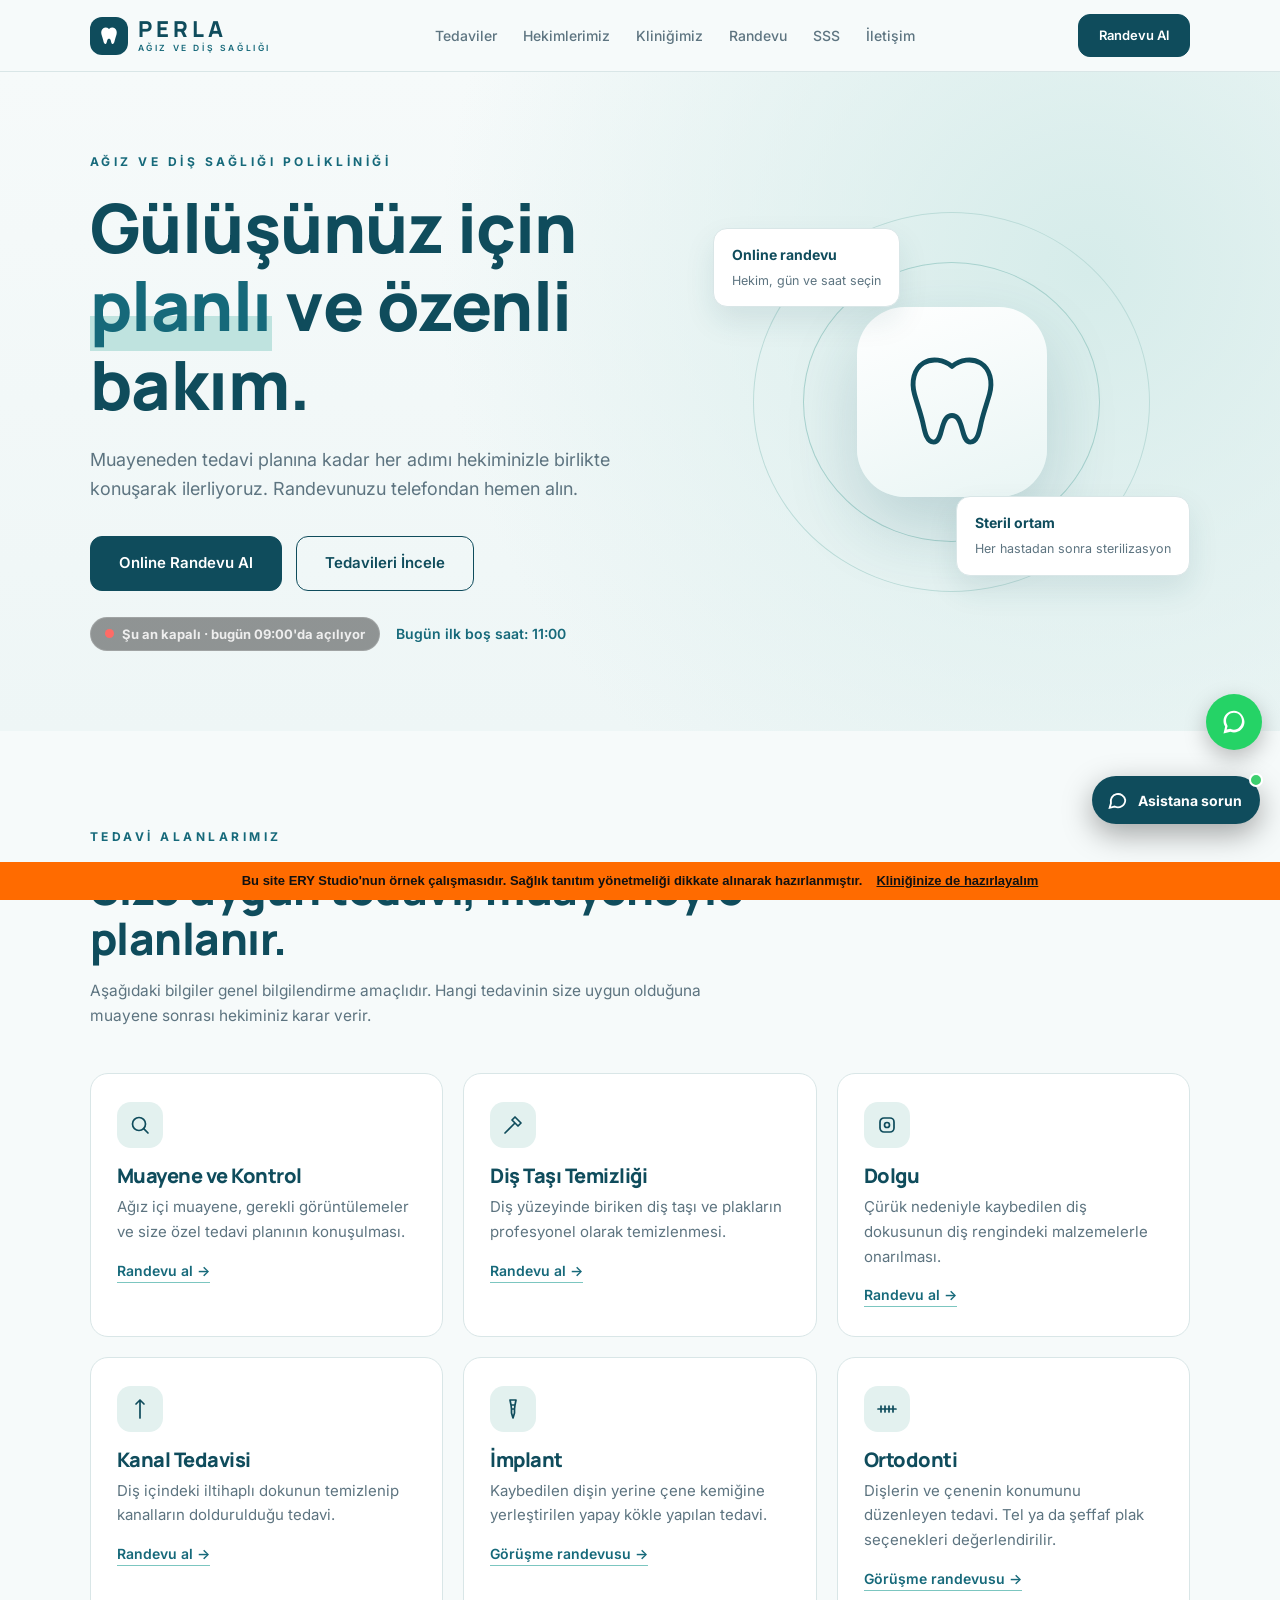
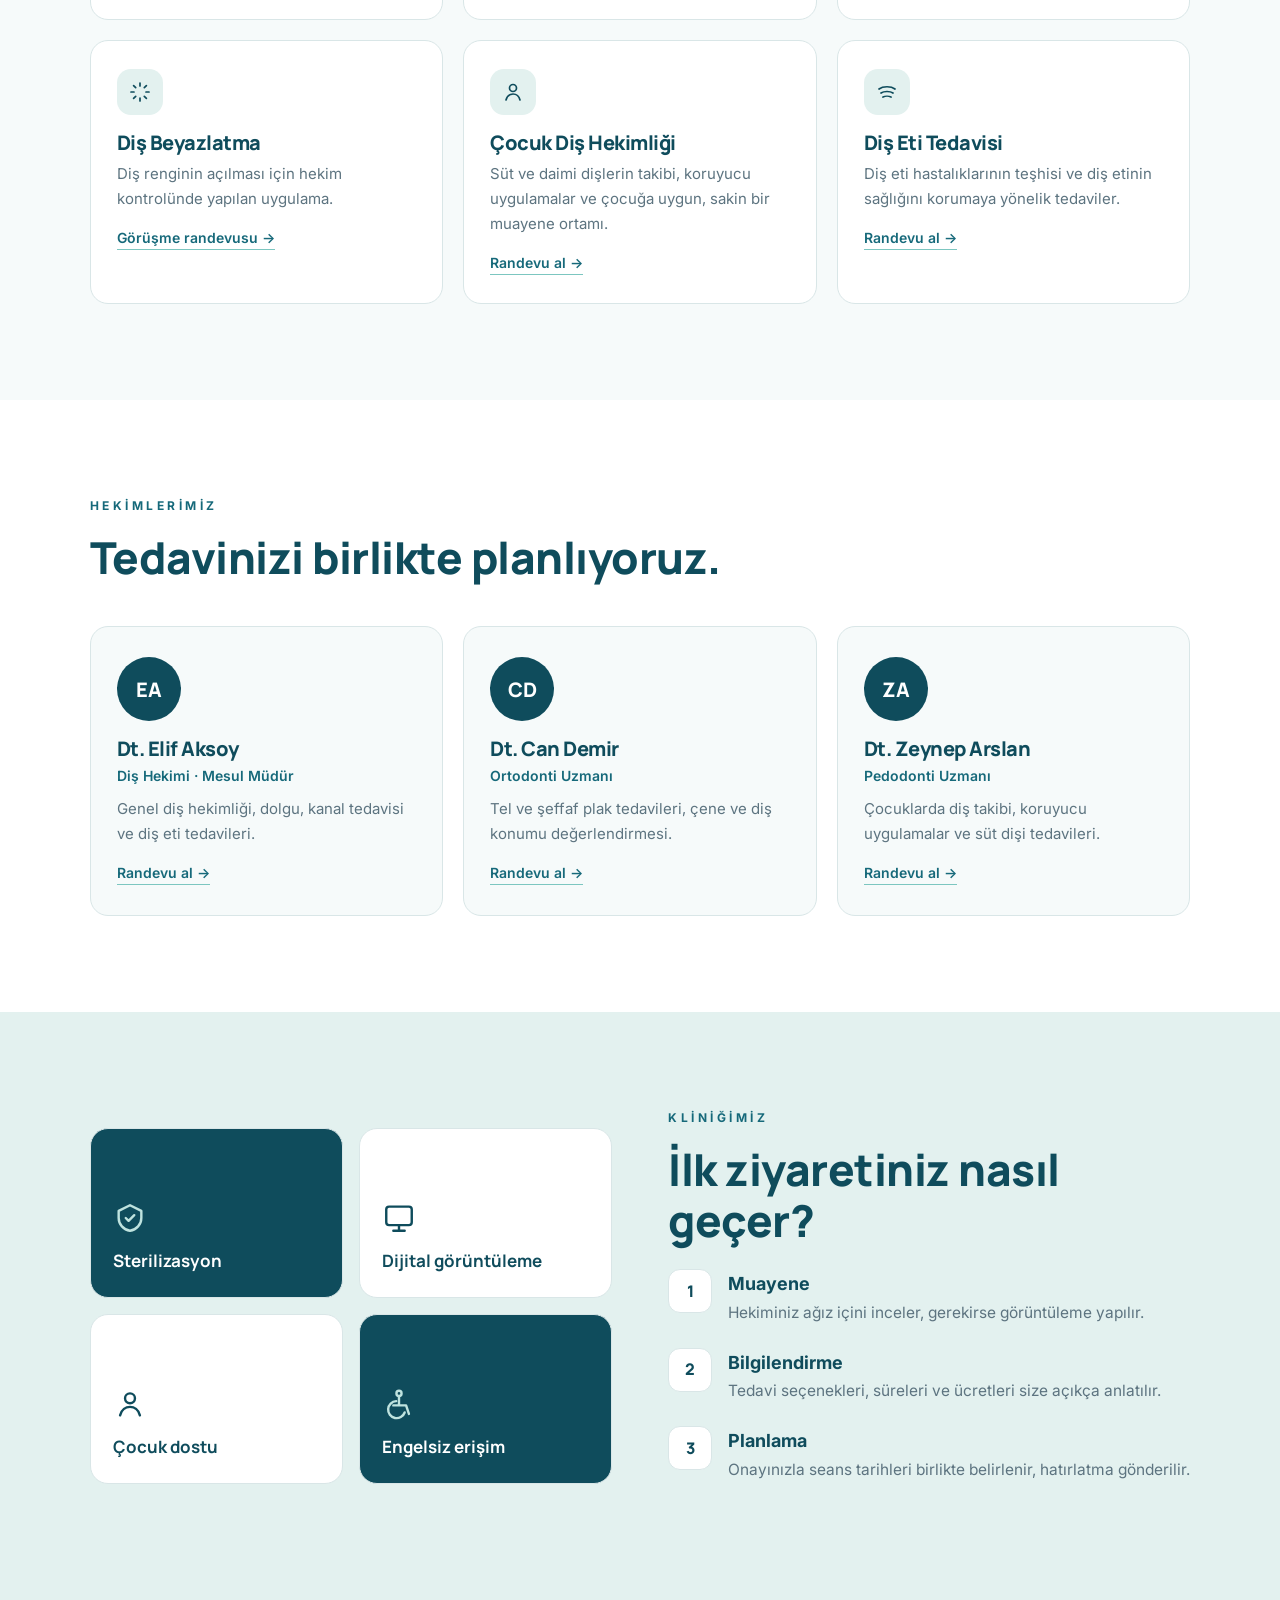
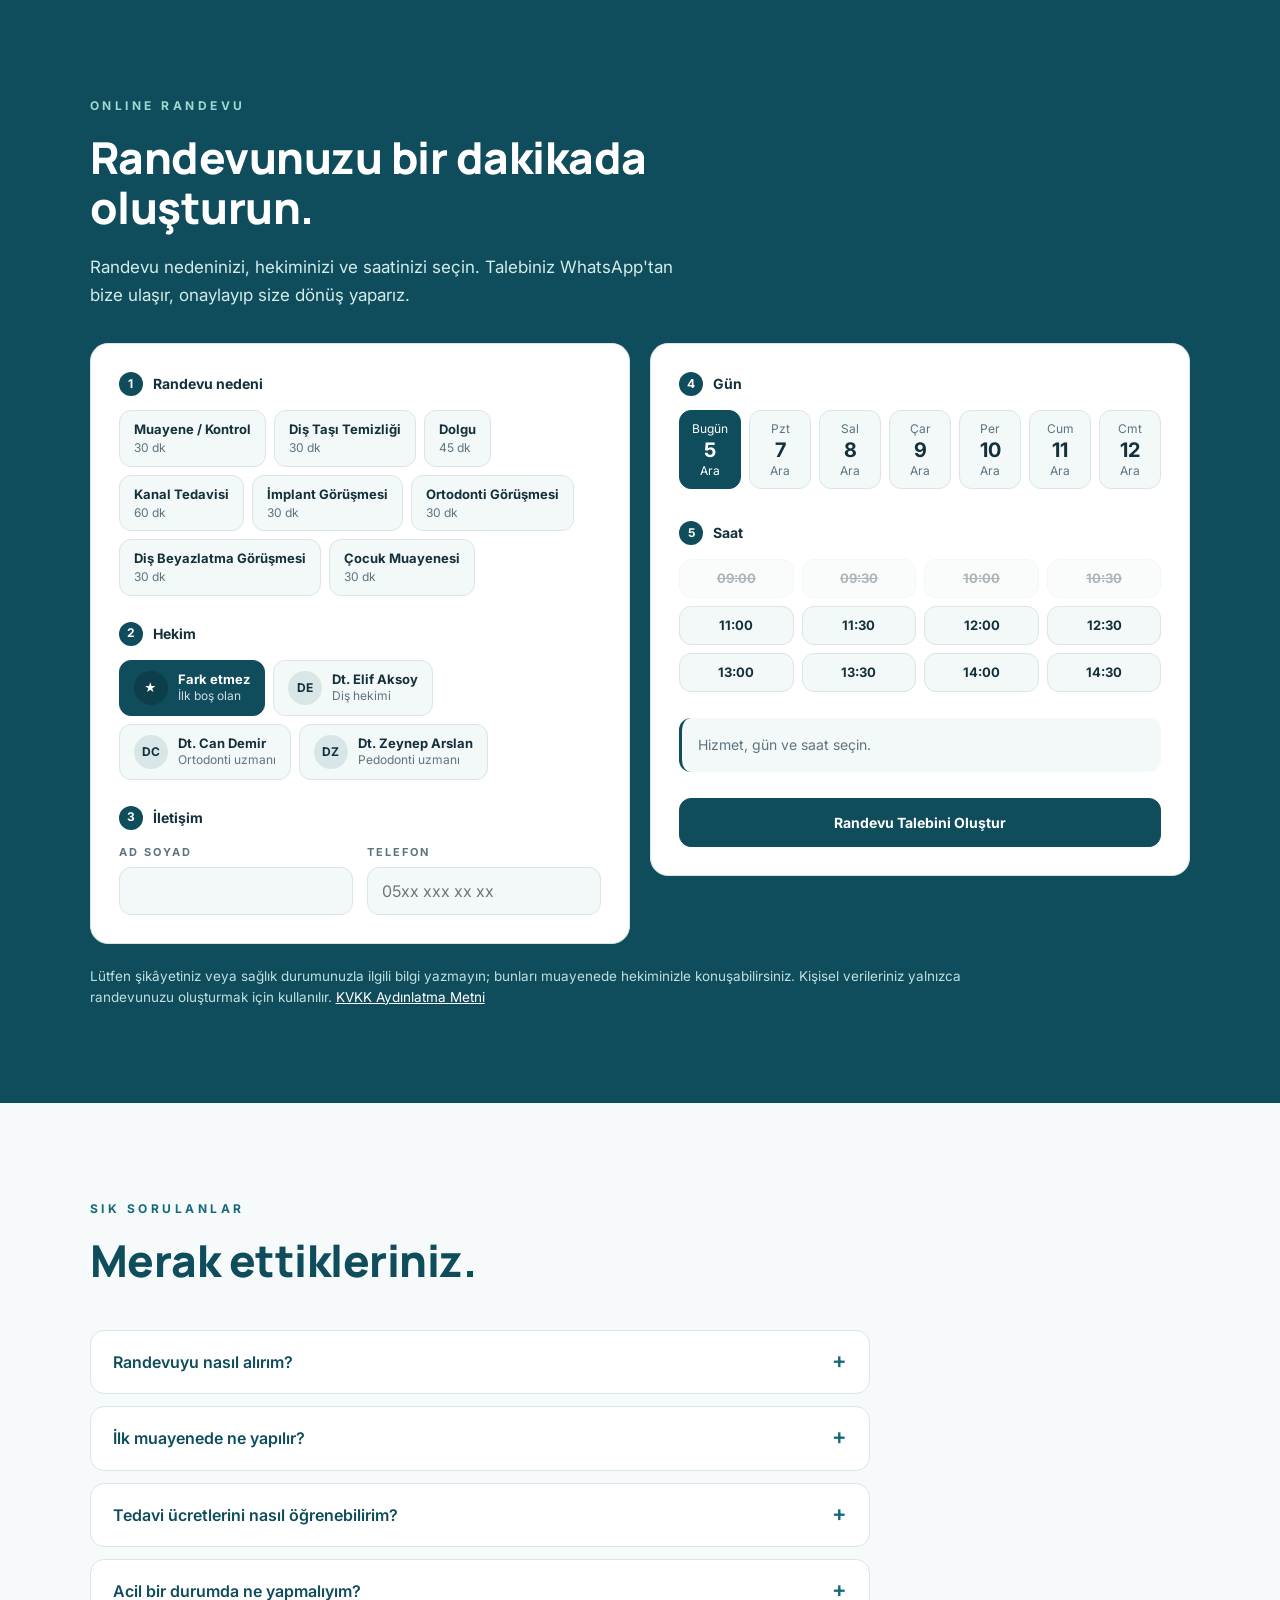
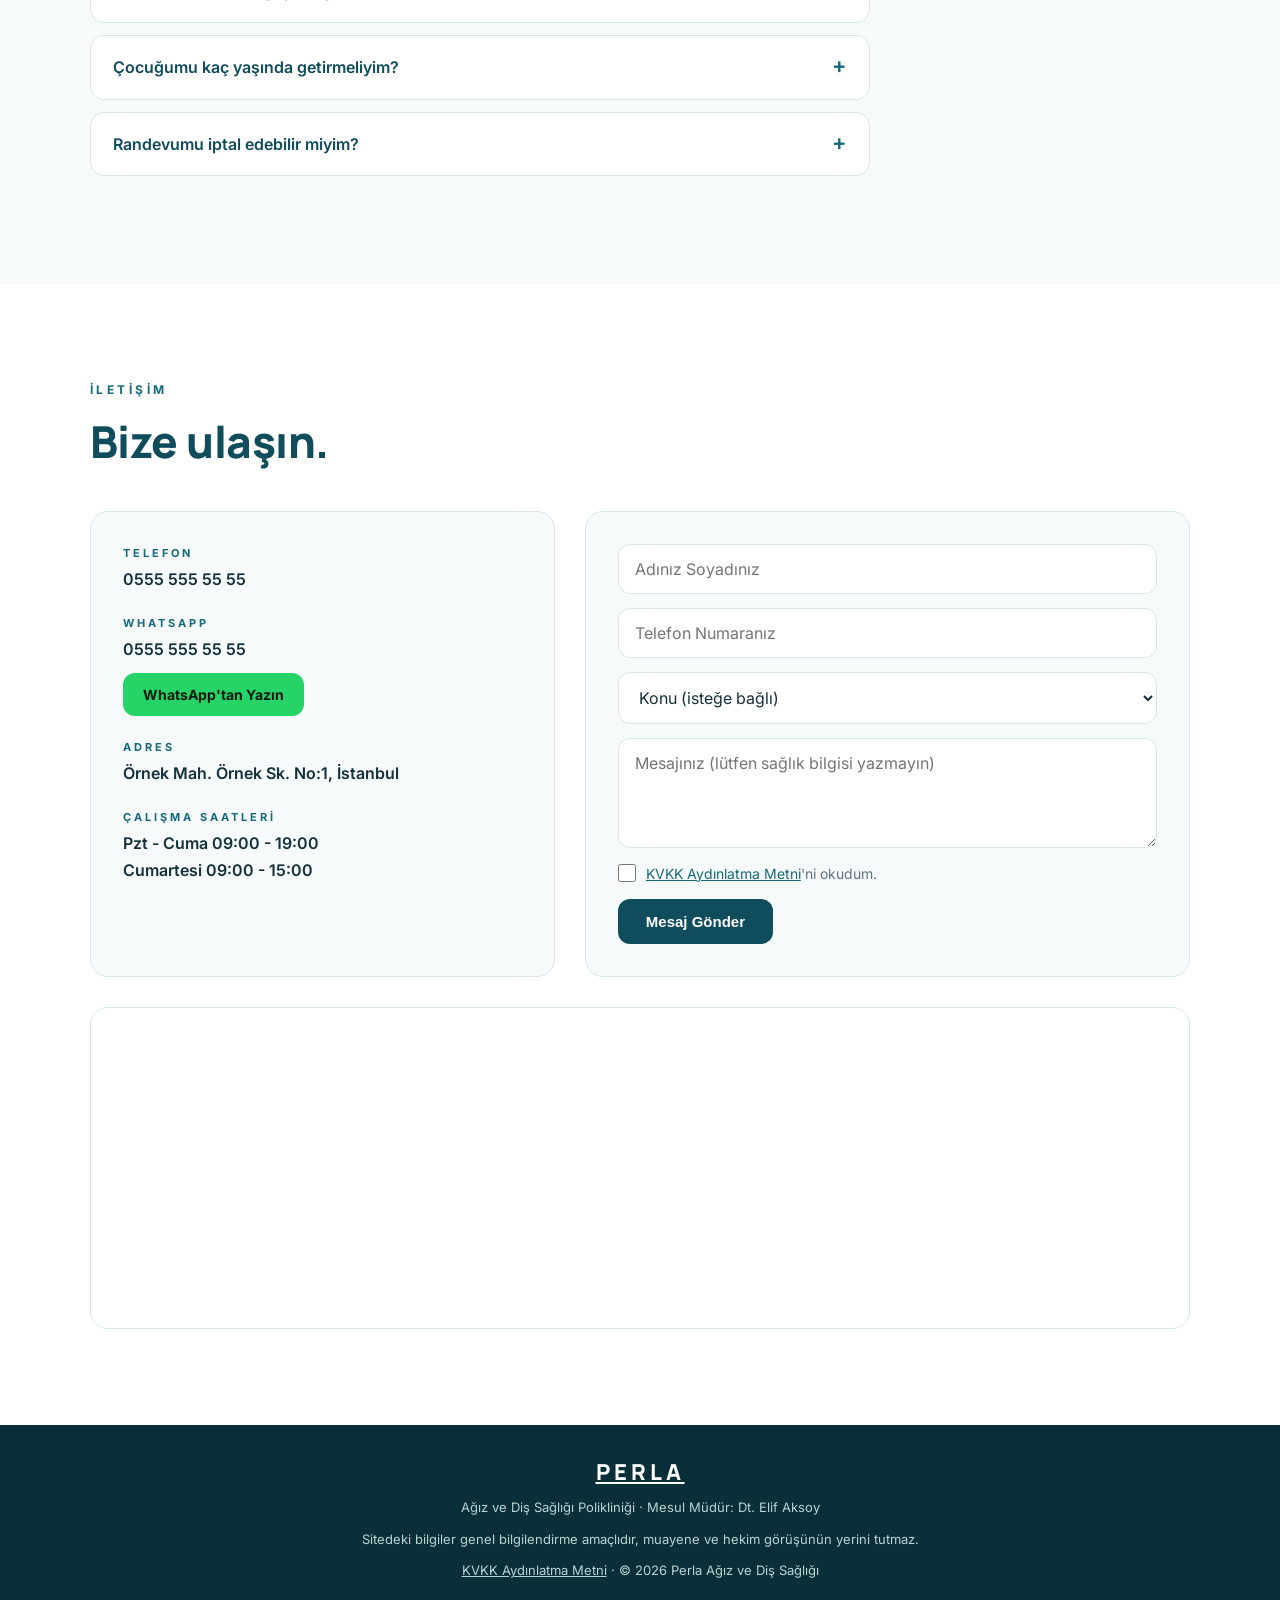
<file: index.html>
<!DOCTYPE html>
<html lang="tr">
<head>
<meta charset="UTF-8">
<meta name="viewport" content="width=device-width, initial-scale=1.0">
<meta name="description" content="Ağız ve diş sağlığı polikliniği. Muayene, diş taşı temizliği, dolgu, kanal tedavisi, implant, ortodonti ve çocuk diş hekimliği. Online randevu alın.">
<link rel="icon" type="image/svg+xml" href="images/favicon.svg">
<link rel="icon" type="image/png" sizes="48x48" href="images/favicon.png">
<link rel="apple-touch-icon" href="images/apple-touch-icon.png">
<meta name="theme-color" content="#0f4c5c">
<title>Perla | Ağız ve Diş Sağlığı Polikliniği</title>
<link rel="preconnect" href="https://fonts.googleapis.com">
<link rel="preconnect" href="https://fonts.gstatic.com" crossorigin>
<link href="https://fonts.googleapis.com/css2?family=Inter:wght@400;500;600;700&family=Manrope:wght@600;700;800&display=swap" rel="stylesheet">
<link rel="stylesheet" href="style.css?v=1">
<link rel="stylesheet" href="ery-kit.css?v=1">
<style>
  :root { --k-panel:#fff; --k-field:#f3f8f8; --k-line:#d9e6e7; --k-text:#14303a; --k-muted:#5d7480; --k-accent:#0f4c5c; --k-on-accent:#fff; --k-radius:18px; --k-pill:12px; --k-font:'Inter',Arial,sans-serif; --k-shadow:0 20px 60px rgba(15,76,92,.22); }
</style>
<script src="script.js?v=1" defer></script>
<script src="site.js?v=1" defer></script>
<script src="ery-kit.js?v=1" defer></script>
</head>
<body>

<!--
  MÜŞTERİYE TESLİM EDERKEN:
  1) Klinik adı, telefon (0555 555 55 55 / 905555555555), adres, saatler, harita
  2) Hekim bilgileri: yalnızca diplomada ve Bakanlık tescilinde olan unvan/sertifikalar
  3) Form adresi (formsubmit.co/...) ve _next adresi, kvkk.html içeriği (klinik adına)
  4) Alttaki "örnek çalışma" şeridini (class="ery-demo") sil
  YÖNETMELİK: fiyat, indirim/kampanya, hasta yorumu, önce-sonra görseli, "en iyi" gibi
  üstünlük ifadeleri ekleme.
-->

<header class="header">
    <a href="index.html" class="logo"><span class="mark" aria-hidden="true"><svg viewBox="0 0 32 32"><path d="M16 6.5c-2.2-1.8-5.3-2.3-7.6-.9-2.6 1.6-3.3 5-2.4 8.3.7 2.5 1.6 4.9 2.2 7.5.5 2.2.9 5.3 2.9 5.3 2.2 0 1.8-4.5 3.4-6.4.4-.5.9-.7 1.5-.7s1.1.2 1.5.7c1.6 1.9 1.2 6.4 3.4 6.4 2 0 2.4-3.1 2.9-5.3.6-2.6 1.5-5 2.2-7.5.9-3.3.2-6.7-2.4-8.3-2.3-1.4-5.4-.9-7.6.9z"/></svg></span><span class="lt">PERLA<small>AĞIZ VE DİŞ SAĞLIĞI</small></span></a>
    <nav id="menu">
        <a href="#tedaviler">Tedaviler</a>
        <a href="#hekimler">Hekimlerimiz</a>
        <a href="#klinik">Kliniğimiz</a>
        <a href="#randevu">Randevu</a>
        <a href="#sss">SSS</a>
        <a href="#iletisim">İletişim</a>
    </nav>
    <a href="#randevu" class="btn small head-cta">Randevu Al</a>
    <button class="menu-toggle" type="button" aria-label="Menüyü aç" aria-expanded="false" aria-controls="menu"><span></span><span></span><span></span></button>
</header>

<main>
<section class="hero" id="anasayfa">
    <div class="hero-content">
        <p class="eyebrow">AĞIZ VE DİŞ SAĞLIĞI POLİKLİNİĞİ</p>
        <h1>Gülüşünüz için <em>planlı</em> ve özenli bakım.</h1>
        <p class="lead">Muayeneden tedavi planına kadar her adımı hekiminizle birlikte konuşarak ilerliyoruz. Randevunuzu telefondan hemen alın.</p>
        <div class="actions">
            <a href="#randevu" class="btn">Online Randevu Al</a>
            <a href="#tedaviler" class="btn ghost">Tedavileri İncele</a>
        </div>
        <div class="hero-status">
            <p data-k-open>Pzt - Cuma 09:00 - 19:00 · Cmt 09:00 - 15:00</p>
            <p data-k-next></p>
        </div>
    </div>
    <div class="hero-art" aria-hidden="true">
        <div class="ring r1"></div><div class="ring r2"></div>
        <div class="tooth"><svg viewBox="0 0 32 32"><path d="M16 6.5c-2.2-1.8-5.3-2.3-7.6-.9-2.6 1.6-3.3 5-2.4 8.3.7 2.5 1.6 4.9 2.2 7.5.5 2.2.9 5.3 2.9 5.3 2.2 0 1.8-4.5 3.4-6.4.4-.5.9-.7 1.5-.7s1.1.2 1.5.7c1.6 1.9 1.2 6.4 3.4 6.4 2 0 2.4-3.1 2.9-5.3.6-2.6 1.5-5 2.2-7.5.9-3.3.2-6.7-2.4-8.3-2.3-1.4-5.4-.9-7.6.9z"/></svg></div>
        <div class="chip c1"><b>Online randevu</b><span>Hekim, gün ve saat seçin</span></div>
        <div class="chip c2"><b>Steril ortam</b><span>Her hastadan sonra sterilizasyon</span></div>
    </div>
</section>

<section class="services" id="tedaviler">
    <div class="heading">
        <p class="label">TEDAVİ ALANLARIMIZ</p>
        <h2>Size uygun tedavi, muayeneyle planlanır.</h2>
        <p class="sub">Aşağıdaki bilgiler genel bilgilendirme amaçlıdır. Hangi tedavinin size uygun olduğuna muayene sonrası hekiminiz karar verir.</p>
    </div>
    <div class="service-grid">
        <article class="card"><div class="ic"><svg viewBox="0 0 24 24"><circle cx="11" cy="11" r="6.5"/><path d="m20 20-4.3-4.3"/></svg></div><h3>Muayene ve Kontrol</h3><p>Ağız içi muayene, gerekli görüntülemeler ve size özel tedavi planının konuşulması.</p><a class="pick" href="#randevu" data-service="Muayene / Kontrol" data-k-pick="muayene">Randevu al →</a></article>
        <article class="card"><div class="ic"><svg viewBox="0 0 24 24"><path d="M4 20 14 10M14 4l6 6-3 3-6-6z"/></svg></div><h3>Diş Taşı Temizliği</h3><p>Diş yüzeyinde biriken diş taşı ve plakların profesyonel olarak temizlenmesi.</p><a class="pick" href="#randevu" data-service="Diş Taşı Temizliği" data-k-pick="temizlik">Randevu al →</a></article>
        <article class="card"><div class="ic"><svg viewBox="0 0 24 24"><rect x="5" y="5" width="14" height="14" rx="4"/><circle cx="12" cy="12" r="2.5"/></svg></div><h3>Dolgu</h3><p>Çürük nedeniyle kaybedilen diş dokusunun diş rengindeki malzemelerle onarılması.</p><a class="pick" href="#randevu" data-service="Dolgu" data-k-pick="dolgu">Randevu al →</a></article>
        <article class="card"><div class="ic"><svg viewBox="0 0 24 24"><path d="M12 3v18M8 7l4-4 4 4"/></svg></div><h3>Kanal Tedavisi</h3><p>Diş içindeki iltihaplı dokunun temizlenip kanalların doldurulduğu tedavi.</p><a class="pick" href="#randevu" data-service="Kanal Tedavisi" data-k-pick="kanal">Randevu al →</a></article>
        <article class="card"><div class="ic"><svg viewBox="0 0 24 24"><path d="M9 3h6l-1 5h-4zM10 8h4l-.5 4h-3zM10.5 12h3v4l-1.5 5-1.5-5z"/></svg></div><h3>İmplant</h3><p>Kaybedilen dişin yerine çene kemiğine yerleştirilen yapay kökle yapılan tedavi.</p><a class="pick" href="#randevu" data-service="İmplant Görüşmesi" data-k-pick="implant">Görüşme randevusu →</a></article>
        <article class="card"><div class="ic"><svg viewBox="0 0 24 24"><path d="M3 12h18M6 9v6M10 9v6M14 9v6M18 9v6"/></svg></div><h3>Ortodonti</h3><p>Dişlerin ve çenenin konumunu düzenleyen tedavi. Tel ya da şeffaf plak seçenekleri değerlendirilir.</p><a class="pick" href="#randevu" data-service="Ortodonti Görüşmesi" data-k-pick="orto">Görüşme randevusu →</a></article>
        <article class="card"><div class="ic"><svg viewBox="0 0 24 24"><path d="M12 3v3M12 18v3M3 12h3M18 12h3M5.6 5.6l2.1 2.1M16.3 16.3l2.1 2.1M5.6 18.4l2.1-2.1M16.3 7.7l2.1-2.1"/></svg></div><h3>Diş Beyazlatma</h3><p>Diş renginin açılması için hekim kontrolünde yapılan uygulama.</p><a class="pick" href="#randevu" data-service="Diş Beyazlatma Görüşmesi" data-k-pick="beyaz">Görüşme randevusu →</a></article>
        <article class="card"><div class="ic"><svg viewBox="0 0 24 24"><circle cx="12" cy="8" r="3.5"/><path d="M5 20c1-4 4-6 7-6s6 2 7 6"/></svg></div><h3>Çocuk Diş Hekimliği</h3><p>Süt ve daimi dişlerin takibi, koruyucu uygulamalar ve çocuğa uygun, sakin bir muayene ortamı.</p><a class="pick" href="#randevu" data-service="Çocuk Muayenesi" data-k-pick="cocuk">Randevu al →</a></article>
        <article class="card"><div class="ic"><svg viewBox="0 0 24 24"><path d="M4 9c4-3 12-3 16 0M6 13c3-2 9-2 12 0M8 17c2-1 6-1 8 0"/></svg></div><h3>Diş Eti Tedavisi</h3><p>Diş eti hastalıklarının teşhisi ve diş etinin sağlığını korumaya yönelik tedaviler.</p><a class="pick" href="#randevu" data-service="Muayene / Kontrol" data-k-pick="muayene">Randevu al →</a></article>
    </div>
</section>

<section class="doctors" id="hekimler">
    <div class="heading">
        <p class="label">HEKİMLERİMİZ</p>
        <h2>Tedavinizi birlikte planlıyoruz.</h2>
    </div>
    <div class="doc-grid">
        <article class="doc"><div class="av">EA</div><h3>Dt. Elif Aksoy</h3><p class="role">Diş Hekimi · Mesul Müdür</p><p>Genel diş hekimliği, dolgu, kanal tedavisi ve diş eti tedavileri.</p><a class="pick" href="#randevu" data-k-pick="muayene">Randevu al →</a></article>
        <article class="doc"><div class="av">CD</div><h3>Dt. Can Demir</h3><p class="role">Ortodonti Uzmanı</p><p>Tel ve şeffaf plak tedavileri, çene ve diş konumu değerlendirmesi.</p><a class="pick" href="#randevu" data-k-pick="orto">Randevu al →</a></article>
        <article class="doc"><div class="av">ZA</div><h3>Dt. Zeynep Arslan</h3><p class="role">Pedodonti Uzmanı</p><p>Çocuklarda diş takibi, koruyucu uygulamalar ve süt dişi tedavileri.</p><a class="pick" href="#randevu" data-k-pick="cocuk">Randevu al →</a></article>
    </div>
</section>

<section class="clinic" id="klinik">
    <div class="clinic-art" aria-hidden="true">
        <div class="tile t1"><svg viewBox="0 0 24 24"><path d="M12 3 4 7v5c0 4.5 3.4 8.3 8 9 4.6-.7 8-4.5 8-9V7z"/><path d="m9 12 2 2 4-4"/></svg><b>Sterilizasyon</b></div>
        <div class="tile t2"><svg viewBox="0 0 24 24"><rect x="3" y="4" width="18" height="13" rx="2"/><path d="M8 21h8M12 17v4"/></svg><b>Dijital görüntüleme</b></div>
        <div class="tile t3"><svg viewBox="0 0 24 24"><circle cx="12" cy="8" r="3.5"/><path d="M5 20c1-4 4-6 7-6s6 2 7 6"/></svg><b>Çocuk dostu</b></div>
        <div class="tile t4"><svg viewBox="0 0 24 24"><circle cx="12" cy="4.5" r="1.8"/><path d="M12 7v6h5l2 6M12 13H8M10 10a6 6 0 1 0 6 8"/></svg><b>Engelsiz erişim</b></div>
    </div>
    <div>
        <p class="label">KLİNİĞİMİZ</p>
        <h2>İlk ziyaretiniz nasıl geçer?</h2>
        <ol class="flow">
            <li><b>Muayene</b><span>Hekiminiz ağız içini inceler, gerekirse görüntüleme yapılır.</span></li>
            <li><b>Bilgilendirme</b><span>Tedavi seçenekleri, süreleri ve ücretleri size açıkça anlatılır.</span></li>
            <li><b>Planlama</b><span>Onayınızla seans tarihleri birlikte belirlenir, hatırlatma gönderilir.</span></li>
        </ol>
    </div>
</section>

<section class="steps" id="randevu">
    <div class="heading">
        <p class="label">ONLINE RANDEVU</p>
        <h2>Randevunuzu bir dakikada oluşturun.</h2>
    </div>
    <p class="kit-lead">Randevu nedeninizi, hekiminizi ve saatinizi seçin. Talebiniz WhatsApp'tan bize ulaşır, onaylayıp size dönüş yaparız.</p>
    <div data-k-booking></div>
    <p class="kvkk-note">Lütfen şikâyetiniz veya sağlık durumunuzla ilgili bilgi yazmayın; bunları muayenede hekiminizle konuşabilirsiniz. Kişisel verileriniz yalnızca randevunuzu oluşturmak için kullanılır. <a href="kvkk.html">KVKK Aydınlatma Metni</a></p>
</section>

<section class="faq" id="sss">
    <div class="heading">
        <p class="label">SIK SORULANLAR</p>
        <h2>Merak ettikleriniz.</h2>
    </div>
    <div class="faq-list">
        <details><summary>Randevuyu nasıl alırım?</summary><p>Sayfadaki online randevu bölümünden randevu nedeninizi, hekiminizi ve boş saati seçebilirsiniz. Dilerseniz telefonla arayabilir ya da WhatsApp'tan yazabilirsiniz.</p></details>
        <details><summary>İlk muayenede ne yapılır?</summary><p>Hekiminiz ağız içi muayene yapar, gerekirse görüntüleme ister. Ardından tedavi seçenekleri ve planı sizinle birlikte konuşulur.</p></details>
        <details><summary>Tedavi ücretlerini nasıl öğrenebilirim?</summary><p>Ücretler, muayene sonrası size özel tedavi planıyla birlikte hekiminiz tarafından bildirilir.</p></details>
        <details><summary>Acil bir durumda ne yapmalıyım?</summary><p>Şiddetli ağrı, yüzde şişlik ya da diş travması durumunda çalışma saatlerinde hemen bizi arayın. Mesai dışında en yakın acil servise başvurun.</p></details>
        <details><summary>Çocuğumu kaç yaşında getirmeliyim?</summary><p>İlk diş kontrolünün zamanlamasını pedodonti uzmanımızla görüşebilirsiniz. Çocuk muayenesi için online randevu alabilirsiniz.</p></details>
        <details><summary>Randevumu iptal edebilir miyim?</summary><p>Elbette. Planınız değişirse en az bir gün önceden haber vermeniz yeterli, yeni bir saat ayarlarız.</p></details>
    </div>
</section>

<section class="contact" id="iletisim">
    <div class="heading">
        <p class="label">İLETİŞİM</p>
        <h2>Bize ulaşın.</h2>
    </div>
    <div class="contact-grid">
        <div class="info">
            <div class="item"><span>TELEFON</span><strong><a href="tel:+905555555555">0555 555 55 55</a></strong></div>
            <div class="item"><span>WHATSAPP</span><strong><a href="https://wa.me/905555555555" target="_blank" rel="noopener">0555 555 55 55</a></strong><br><a href="https://wa.me/905555555555" target="_blank" rel="noopener" class="wa">WhatsApp'tan Yazın</a></div>
            <div class="item"><span>ADRES</span><strong>Örnek Mah. Örnek Sk. No:1, İstanbul</strong></div>
            <div class="item"><span>ÇALIŞMA SAATLERİ</span><strong>Pzt - Cuma 09:00 - 19:00<br>Cumartesi 09:00 - 15:00</strong></div>
        </div>

        <!-- Örnek form: mesajlar ERY Studio'ya düşer. Müşteriye teslimde adresi değiştir. -->
        <form class="form" action="https://formsubmit.co/iletisim@erystudio.com" method="POST">
            <input type="hidden" name="_subject" value="Perla Diş ÖRNEK SİTE - Form Denemesi">
            <input type="hidden" name="_template" value="table">
            <input type="hidden" name="_captcha" value="false">
            <input type="hidden" name="_next" value="https://emreryurek.github.io/dis/tesekkurler.html">
            <input type="text" name="_honey" class="hp" tabindex="-1" autocomplete="off">
            <input type="text" name="name" placeholder="Adınız Soyadınız" autocomplete="name" required>
            <input type="tel" name="phone" placeholder="Telefon Numaranız" autocomplete="tel" required>
            <select name="service">
                <option value="">Konu (isteğe bağlı)</option>
                <option>Randevu</option>
                <option>Anlaşmalı kurum / sigorta</option>
                <option>Ulaşım ve adres</option>
                <option>Diğer</option>
            </select>
            <textarea name="message" rows="4" placeholder="Mesajınız (lütfen sağlık bilgisi yazmayın)"></textarea>
            <label class="consent"><input type="checkbox" required> <span><a href="kvkk.html" target="_blank">KVKK Aydınlatma Metni</a>'ni okudum.</span></label>
            <button type="submit" class="btn">Mesaj Gönder</button>
        </form>
    </div>

    <div class="map">
        <iframe src="https://www.google.com/maps?q=Istanbul%2C%20Turkey&output=embed" title="Perla konum haritası" loading="lazy" allowfullscreen referrerpolicy="no-referrer-when-downgrade"></iframe>
    </div>
</section>
</main>

<footer>
    <a href="index.html" class="logo"><span class="lt">PERLA</span></a>
    <p>Ağız ve Diş Sağlığı Polikliniği · Mesul Müdür: Dt. Elif Aksoy</p>
    <p>Sitedeki bilgiler genel bilgilendirme amaçlıdır, muayene ve hekim görüşünün yerini tutmaz.</p>
    <p><a href="kvkk.html">KVKK Aydınlatma Metni</a> · © 2026 Perla Ağız ve Diş Sağlığı</p>
</footer>

<a class="wa-float" href="https://wa.me/905555555555?text=Merhaba%2C%20randevu%20almak%20istiyorum." target="_blank" rel="noopener" aria-label="WhatsApp ile randevu al"><svg viewBox="0 0 32 32" width="28" height="28" fill="#fff" aria-hidden="true"><path d="M16 3C9.4 3 4 8.3 4 14.9c0 2.3.7 4.5 1.9 6.3L4 29l8-1.9c1.2.6 2.6.9 4 .9 6.6 0 12-5.3 12-11.9S22.6 3 16 3zm0 21.8c-1.3 0-2.6-.3-3.7-.9l-.5-.3-4.2 1 1.1-4-.3-.5a9.7 9.7 0 0 1-1.5-5.2C6.9 9.5 11 5.5 16 5.5s9.1 4 9.1 9.4-4.1 9.9-9.1 9.9z"/></svg></a>

<div class="ery-demo">
    <span>Bu site ERY Studio'nun örnek çalışmasıdır. Sağlık tanıtım yönetmeliği dikkate alınarak hazırlanmıştır.</span>
    <a href="https://wa.me/905325023600?text=Merhaba%2C%20di%C5%9F%20klini%C4%9Fi%20%C3%B6rne%C4%9Fini%20g%C3%B6rd%C3%BCm%2C%20klini%C4%9Fime%20de%20site%20istiyorum." target="_blank" rel="noopener">Kliniğinize de hazırlayalım</a>
</div>

</body>
</html>
</file>
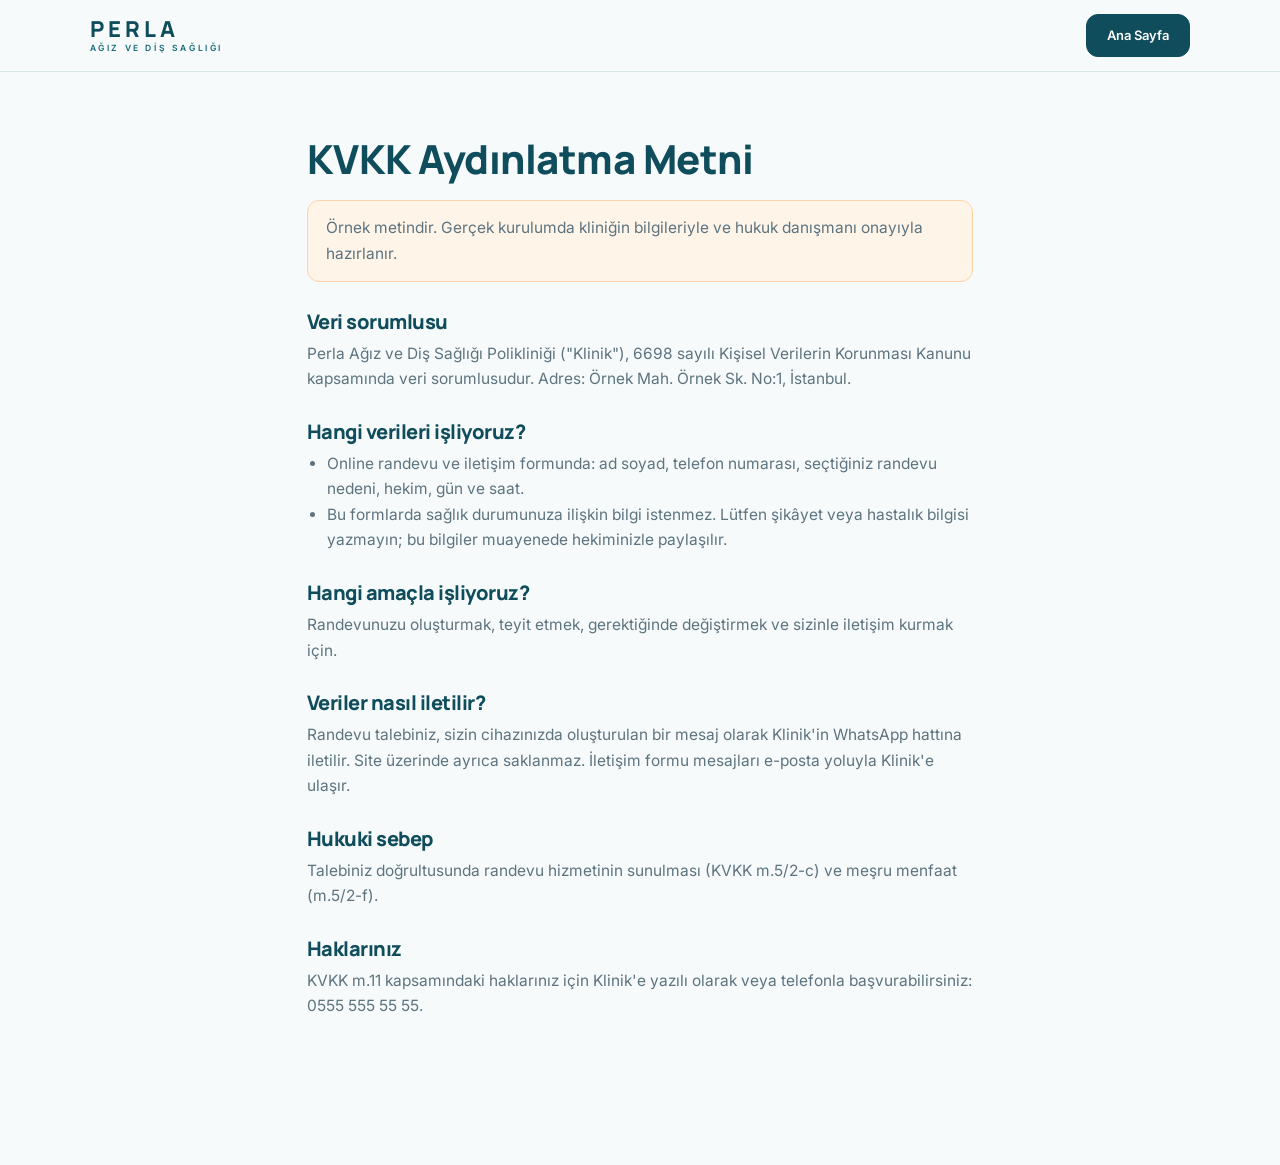
<file: kvkk.html>
<!DOCTYPE html>
<html lang="tr">
<head>
<meta charset="UTF-8">
<meta name="viewport" content="width=device-width, initial-scale=1.0">
<meta name="robots" content="noindex">
<link rel="icon" type="image/svg+xml" href="images/favicon.svg">
<meta name="theme-color" content="#0f4c5c">
<title>KVKK Aydınlatma Metni | Perla Ağız ve Diş Sağlığı</title>
<link href="https://fonts.googleapis.com/css2?family=Inter:wght@400;500;600;700&family=Manrope:wght@600;700;800&display=swap" rel="stylesheet">
<link rel="stylesheet" href="style.css?v=1">
<style>.doc-page{max-width:820px;margin:0 auto;padding:64px 6% 90px}.doc-page h1{font-size:clamp(28px,4vw,40px);color:var(--teal);margin-bottom:10px}.doc-page h2{font-size:20px;color:var(--teal);margin:28px 0 8px}.doc-page p,.doc-page li{color:var(--muted);font-size:15.5px}.doc-page ul{padding-left:20px}.warn{margin:18px 0;padding:14px 18px;border-radius:12px;background:#fff4e8;border:1px solid #ffd2a8;color:#7a4410;font-size:14px}</style>
</head>
<body>
<header class="header"><a href="index.html" class="logo"><span class="lt">PERLA<small>AĞIZ VE DİŞ SAĞLIĞI</small></span></a><a href="index.html" class="btn small">Ana Sayfa</a></header>
<main class="doc-page">
  <h1>KVKK Aydınlatma Metni</h1>
  <p class="warn">Örnek metindir. Gerçek kurulumda kliniğin bilgileriyle ve hukuk danışmanı onayıyla hazırlanır.</p>
  <h2>Veri sorumlusu</h2>
  <p>Perla Ağız ve Diş Sağlığı Polikliniği ("Klinik"), 6698 sayılı Kişisel Verilerin Korunması Kanunu kapsamında veri sorumlusudur. Adres: Örnek Mah. Örnek Sk. No:1, İstanbul.</p>
  <h2>Hangi verileri işliyoruz?</h2>
  <ul><li>Online randevu ve iletişim formunda: ad soyad, telefon numarası, seçtiğiniz randevu nedeni, hekim, gün ve saat.</li>
      <li>Bu formlarda sağlık durumunuza ilişkin bilgi istenmez. Lütfen şikâyet veya hastalık bilgisi yazmayın; bu bilgiler muayenede hekiminizle paylaşılır.</li></ul>
  <h2>Hangi amaçla işliyoruz?</h2>
  <p>Randevunuzu oluşturmak, teyit etmek, gerektiğinde değiştirmek ve sizinle iletişim kurmak için.</p>
  <h2>Veriler nasıl iletilir?</h2>
  <p>Randevu talebiniz, sizin cihazınızda oluşturulan bir mesaj olarak Klinik'in WhatsApp hattına iletilir. Site üzerinde ayrıca saklanmaz. İletişim formu mesajları e-posta yoluyla Klinik'e ulaşır.</p>
  <h2>Hukuki sebep</h2>
  <p>Talebiniz doğrultusunda randevu hizmetinin sunulması (KVKK m.5/2-c) ve meşru menfaat (m.5/2-f).</p>
  <h2>Haklarınız</h2>
  <p>KVKK m.11 kapsamındaki haklarınız için Klinik'e yazılı olarak veya telefonla başvurabilirsiniz: 0555 555 55 55.</p>
</main>
</body>
</html>
</file>
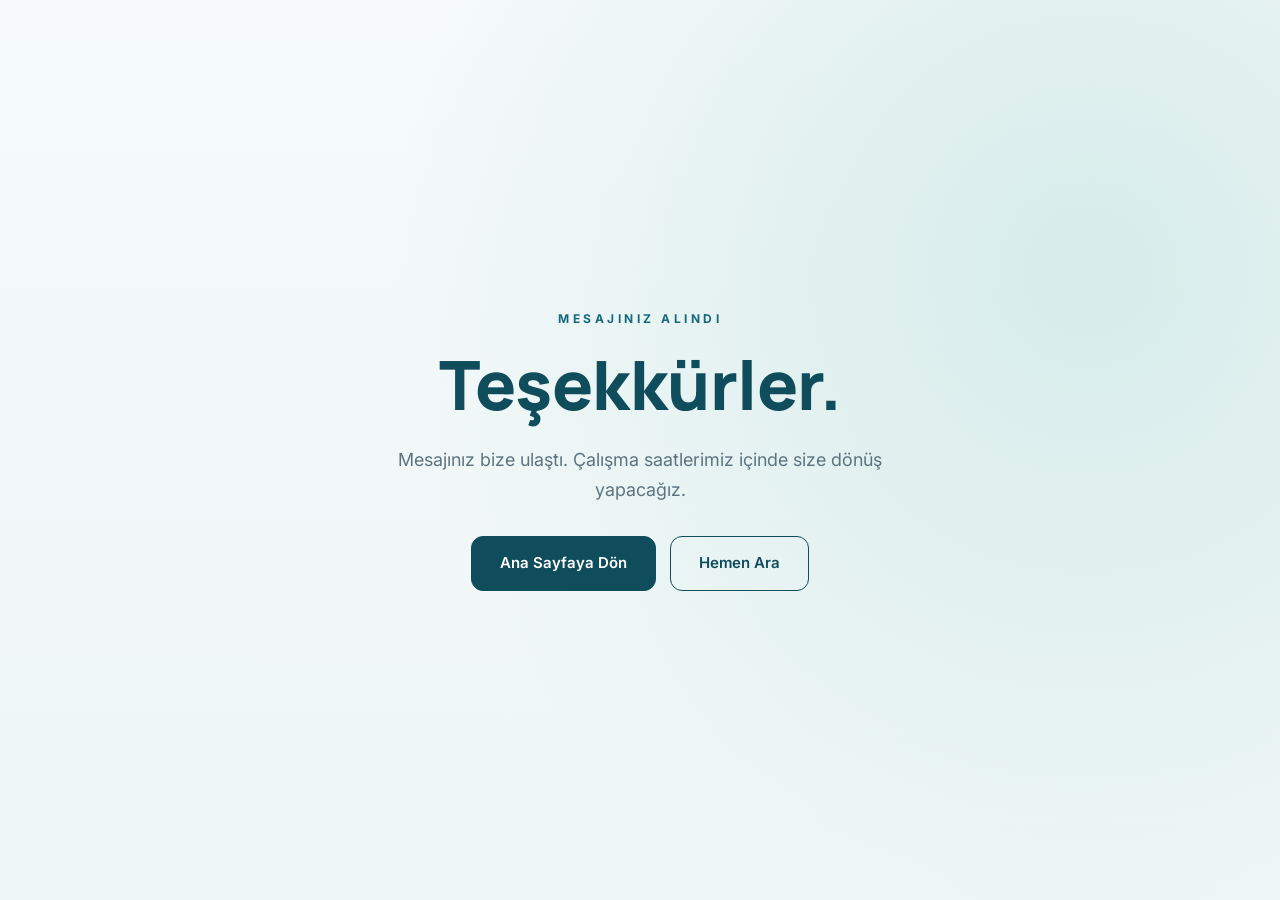
<file: tesekkurler.html>
<!DOCTYPE html>
<html lang="tr">
<head>
<meta charset="UTF-8">
<meta name="viewport" content="width=device-width, initial-scale=1.0">
<meta name="robots" content="noindex">
<link rel="icon" type="image/svg+xml" href="images/favicon.svg">
<link rel="icon" type="image/png" sizes="48x48" href="images/favicon.png">
<link rel="apple-touch-icon" href="images/apple-touch-icon.png">
<meta name="theme-color" content="#0f4c5c">
<title>Teşekkürler | Perla Ağız ve Diş Sağlığı</title>
<link href="https://fonts.googleapis.com/css2?family=Inter:wght@400;500;600;700&family=Manrope:wght@600;700;800&display=swap" rel="stylesheet">
<link rel="stylesheet" href="style.css?v=1">
</head>
<body style="padding-bottom:0">
<section class="hero" style="grid-template-columns:1fr;min-height:100vh;text-align:center">
    <div class="hero-content" style="margin:0 auto">
        <p class="eyebrow">MESAJINIZ ALINDI</p>
        <h1>Teşekkürler.</h1>
        <p class="lead" style="margin-left:auto;margin-right:auto">Mesajınız bize ulaştı. Çalışma saatlerimiz içinde size dönüş yapacağız.</p>
        <div class="actions" style="justify-content:center">
            <a href="index.html" class="btn">Ana Sayfaya Dön</a>
            <a href="tel:+905555555555" class="btn ghost">Hemen Ara</a>
        </div>
    </div>
</section>
</body>
</html>
</file>
<file: style.css>
/* Perla Ağız ve Diş Sağlığı - ERY Studio örnek çalışması */
:root{--bg:#f6fafa;--card:#fff;--ink:#14303a;--muted:#5d7480;--teal:#0f4c5c;--teal2:#16697a;--mint:#e3f1ef;--aqua:#7cc6c0;--line:#d9e6e7}
*{box-sizing:border-box;margin:0;padding:0}
html{scroll-behavior:smooth}
body{font-family:'Inter',Arial,sans-serif;background:var(--bg);color:var(--ink);line-height:1.65;padding-bottom:56px}
h1,h2,h3{font-family:'Manrope','Inter',Arial,sans-serif;font-weight:800;line-height:1.15;letter-spacing:-.5px}
a{color:inherit;text-decoration:none}
section[id]{scroll-margin-top:76px}
a:focus-visible,button:focus-visible,input:focus-visible,select:focus-visible,textarea:focus-visible{outline:2px solid var(--teal2);outline-offset:2px}

.header{position:sticky;top:0;z-index:1000;display:flex;justify-content:space-between;align-items:center;gap:16px;padding:14px 7%;background:rgba(246,250,250,.95);backdrop-filter:blur(6px);border-bottom:1px solid var(--line)}
.logo{display:flex;align-items:center;gap:10px;color:var(--teal)}
.logo .mark{display:grid;place-items:center;width:38px;height:38px;border-radius:12px;background:var(--teal)}
.logo .mark svg{width:24px;height:24px;fill:#fff}
.logo .lt{font-family:'Manrope',sans-serif;font-weight:800;font-size:22px;letter-spacing:4px;line-height:1}
.logo small{display:block;font-family:'Inter',sans-serif;font-size:8.5px;letter-spacing:2.6px;color:var(--teal2);font-weight:600;margin-top:4px}
nav{display:flex;gap:26px}
nav a{font-size:14px;color:var(--muted);font-weight:500;transition:.25s}
nav a:hover{color:var(--teal)}
.btn{display:inline-block;padding:14px 28px;background:var(--teal);color:#fff;border:1px solid var(--teal);border-radius:12px;font-weight:600;font-size:15px;text-align:center;cursor:pointer;transition:.25s}
.btn:hover{background:#0b3a46;transform:translateY(-2px)}
.btn.ghost{background:transparent;color:var(--teal)}
.btn.ghost:hover{background:var(--teal);color:#fff}
.btn.small{padding:10px 20px;font-size:13px}

.hero{display:grid;grid-template-columns:1.1fr .9fr;gap:40px;align-items:center;min-height:620px;padding:80px 7%;background:radial-gradient(circle at 85% 30%,#d6ecea 0,transparent 55%),linear-gradient(180deg,#f6fafa,#eef6f6)}
.hero-content{max-width:620px}
.eyebrow,.label{color:var(--teal2);font-size:12px;font-weight:700;letter-spacing:3.5px;margin-bottom:16px}
.hero h1{font-size:clamp(40px,5.6vw,68px);color:var(--teal);margin-bottom:22px}
.hero h1 em{font-style:normal;color:var(--teal2);background:linear-gradient(transparent 62%,#bfe3df 62%)}
.hero p.lead{font-size:18px;color:var(--muted);max-width:520px;margin-bottom:32px}
.actions{display:flex;gap:14px;flex-wrap:wrap}
.hero-status{display:flex;flex-wrap:wrap;gap:10px 16px;align-items:center;margin-top:26px}
.hero-status [data-k-next]{color:var(--teal2);font-weight:600;font-size:14px}
.hero-art{position:relative;height:440px}
.ring{position:absolute;border-radius:50%;border:1px solid #bcdcd9}
.r1{inset:30px 40px}.r2{inset:80px 90px;border-color:#a9d3cf}
.tooth{position:absolute;left:50%;top:50%;width:190px;height:190px;transform:translate(-50%,-50%);display:grid;place-items:center;border-radius:48px;background:linear-gradient(160deg,#fff,#e9f5f4);box-shadow:0 30px 70px rgba(15,76,92,.18)}
.tooth svg{width:120px;height:120px;fill:none;stroke:var(--teal);stroke-width:1.3;stroke-linejoin:round}
.chip{position:absolute;padding:14px 18px;background:#fff;border:1px solid var(--line);border-radius:14px;box-shadow:0 14px 30px rgba(15,76,92,.1)}
.chip b{display:block;font-size:14px;color:var(--teal)}.chip span{font-size:12.5px;color:var(--muted)}
.c1{top:46px;left:0}.c2{bottom:46px;right:0}

.services,.doctors,.clinic,.steps,.contact,.faq{padding:96px 7%}
.heading{max-width:680px;margin-bottom:44px}
.heading h2{font-size:clamp(30px,3.8vw,44px);color:var(--teal)}
.heading .sub{margin-top:14px;color:var(--muted);font-size:15.5px}
.service-grid{display:grid;grid-template-columns:repeat(3,1fr);gap:20px}
.card{padding:28px 26px;background:var(--card);border:1px solid var(--line);border-radius:18px;transition:.25s}
.card:hover{transform:translateY(-4px);box-shadow:0 14px 34px rgba(15,76,92,.1);border-color:var(--aqua)}
.card .ic{display:grid;place-items:center;width:46px;height:46px;margin-bottom:16px;border-radius:14px;background:var(--mint)}
.card .ic svg,.tile svg{width:24px;height:24px;fill:none;stroke:var(--teal);stroke-width:1.7;stroke-linecap:round;stroke-linejoin:round}
.card h3{font-size:20px;margin-bottom:8px;color:var(--teal)}
.card p{color:var(--muted);font-size:15px}
.pick{display:inline-block;margin-top:14px;font-size:14px;font-weight:600;color:var(--teal2);border-bottom:1px solid var(--aqua)}
.pick:hover{color:var(--teal)}

.doctors{background:#fff}
.doc-grid{display:grid;grid-template-columns:repeat(3,1fr);gap:20px}
.doc{padding:30px 26px;border:1px solid var(--line);border-radius:18px;background:var(--bg)}
.av{display:grid;place-items:center;width:64px;height:64px;margin-bottom:16px;border-radius:50%;background:var(--teal);color:#fff;font-family:'Manrope',sans-serif;font-weight:800;font-size:20px}
.doc h3{font-size:20px;color:var(--teal)}
.doc .role{margin:4px 0 10px;color:var(--teal2);font-weight:600;font-size:14px}
.doc p{color:var(--muted);font-size:15px}

.clinic{display:grid;grid-template-columns:1fr 1fr;gap:56px;align-items:center;background:var(--mint)}
.clinic-art{display:grid;grid-template-columns:1fr 1fr;gap:16px}
.tile{display:flex;flex-direction:column;justify-content:flex-end;gap:12px;min-height:170px;padding:22px;border-radius:18px;background:#fff;border:1px solid var(--line)}
.tile svg{width:34px;height:34px}
.tile b{font-family:'Manrope',sans-serif;color:var(--teal);font-size:17px}
.t1,.t4{background:var(--teal)}.t1 b,.t4 b{color:#fff}.t1 svg,.t4 svg{stroke:#bfe3df}
.clinic h2{font-size:clamp(30px,3.8vw,44px);color:var(--teal);margin-bottom:24px}
.flow{list-style:none;counter-reset:f}
.flow li{counter-increment:f;position:relative;padding:0 0 22px 60px}
.flow li:before{content:counter(f);position:absolute;left:0;top:0;display:grid;place-items:center;width:42px;height:42px;border-radius:12px;background:#fff;color:var(--teal);font-weight:800;font-family:'Manrope',sans-serif;border:1px solid var(--line)}
.flow b{display:block;font-size:18px;color:var(--teal)}
.flow span{color:var(--muted);font-size:15.5px}

.steps{background:var(--teal);color:#fff}
.steps .heading h2{color:#fff}.steps .label{color:#9fd6d0}
.kit-lead{max-width:600px;margin:-24px 0 34px;font-size:17px;color:#d3ebe9}
.kvkk-note{max-width:900px;margin-top:22px;font-size:13.5px;color:#bfe0dd;line-height:1.55}
.kvkk-note a{color:#fff;text-decoration:underline}

.faq-list{max-width:780px}
.faq details{background:var(--card);border:1px solid var(--line);border-radius:14px;margin-bottom:12px;padding:0 22px}
.faq summary{cursor:pointer;list-style:none;padding:18px 0;font-weight:600;color:var(--teal);display:flex;justify-content:space-between;gap:16px}
.faq summary::-webkit-details-marker{display:none}
.faq summary::after{content:'+';font-size:22px;line-height:1;color:var(--teal2);transition:transform .25s}
.faq details[open] summary::after{transform:rotate(45deg)}
.faq details p{padding:0 0 18px;color:var(--muted);font-size:15px}

.contact{background:#fff}
.contact-grid{display:grid;grid-template-columns:1fr 1.3fr;gap:30px;max-width:1100px}
.info,.form{padding:32px;background:var(--bg);border:1px solid var(--line);border-radius:18px}
.item{margin-bottom:22px}
.item span{display:block;font-size:11px;letter-spacing:3px;color:var(--teal2);font-weight:700;margin-bottom:4px}
.item strong{font-weight:600;font-size:16px}
.wa{display:inline-block;margin-top:10px;padding:10px 20px;background:#25d366;color:#0b1a10;border-radius:12px;font-weight:700;font-size:14px}
.form{display:flex;flex-direction:column;gap:14px}
.form input,.form select,.form textarea{width:100%;padding:14px 16px;font:16px 'Inter',Arial,sans-serif;color:var(--ink);background:#fff;border:1px solid var(--line);border-radius:12px}
.form input:focus,.form select:focus,.form textarea:focus{border-color:var(--teal2)}
.form .btn{border:0;align-self:flex-start}
.consent{display:flex;gap:10px;align-items:flex-start;font-size:14px;color:var(--muted)}
.consent input{width:18px!important;height:18px;flex:none;margin-top:2px;padding:0!important}
.consent a{color:var(--teal2);text-decoration:underline}
.map{max-width:1100px;margin-top:30px;border-radius:18px;overflow:hidden;border:1px solid var(--line)}
.map iframe{display:block;width:100%;height:320px;border:0}

footer{padding:36px 7% 40px;text-align:center;background:#0b2f38;color:#b9d2d3}
footer .logo{display:inline-flex;color:#fff}
footer p{font-size:13px;margin-top:10px}
footer a{text-decoration:underline}

.ery-demo{position:fixed;left:0;right:0;bottom:0;z-index:2000;display:flex;justify-content:center;align-items:center;flex-wrap:wrap;gap:6px 14px;padding:10px 16px;background:#ff6b00;color:#111;font:bold 13px/1.4 Arial,sans-serif;text-align:center}
.ery-demo a{color:#111;text-decoration:underline;white-space:nowrap}
.hp{position:absolute;left:-9999px;opacity:0}
.wa-float{position:fixed;right:18px;bottom:150px;z-index:1900;width:56px;height:56px;border-radius:50%;background:#25d366;display:flex;align-items:center;justify-content:center;box-shadow:0 8px 22px rgba(0,0,0,.25);transition:transform .25s}
.wa-float:hover{transform:scale(1.08)}

@media(max-width:1000px){.service-grid,.doc-grid{grid-template-columns:repeat(2,1fr)}.hero,.clinic,.contact-grid{grid-template-columns:1fr}.hero-art{height:360px}}
@media(max-width:700px){
 .header{padding:12px 5%}.logo .lt{font-size:19px}
 .hero{min-height:0;padding:48px 5% 40px;gap:10px}.hero p.lead{font-size:16px}.actions{flex-direction:column}.actions .btn{width:100%}
 .hero-art{height:300px}.tooth{width:140px;height:140px;border-radius:36px}.tooth svg{width:88px;height:88px}.r1{inset:10px 20px}.r2{inset:50px 60px}.chip{padding:10px 14px}.c1{top:14px}.c2{bottom:14px}
 .services,.doctors,.clinic,.steps,.contact,.faq{padding:56px 5%}
 .service-grid,.doc-grid{grid-template-columns:1fr}
 .tile{min-height:130px;padding:18px}
 .kit-lead{margin:-16px 0 26px;font-size:16px}
 .info,.form{padding:24px 20px}.form .btn{align-self:stretch}
 body{padding-bottom:74px}.wa-float{bottom:158px}
}

/* JS ile gelen ekler */
.header.scrolled{box-shadow:0 6px 24px rgba(15,76,92,.08)}
.menu-toggle{display:none;flex-direction:column;justify-content:center;gap:5px;width:44px;height:44px;padding:0 11px;background:transparent;border:1px solid var(--line);border-radius:12px;cursor:pointer}
.menu-toggle span{display:block;height:2px;background:var(--teal);border-radius:2px;transition:.3s}
.menu-toggle[aria-expanded="true"] span:nth-child(1){transform:translateY(7px) rotate(45deg)}
.menu-toggle[aria-expanded="true"] span:nth-child(2){opacity:0}
.menu-toggle[aria-expanded="true"] span:nth-child(3){transform:translateY(-7px) rotate(-45deg)}
.js .reveal{opacity:0;transform:translateY(22px);transition:opacity .7s ease,transform .7s ease}
.js .reveal.in{opacity:1;transform:none}
@media (prefers-reduced-motion:reduce){.js .reveal{opacity:1;transform:none;transition:none}html{scroll-behavior:auto}}
@media(max-width:700px){
 .header{flex-wrap:wrap}.head-cta{margin-left:auto}.menu-toggle{display:flex}
 nav{display:none;flex-direction:column;gap:0;width:100%;order:3;padding:8px 0 4px}
 nav.open{display:flex}
 nav a{padding:13px 4px;font-size:16px;border-top:1px solid var(--line)}
}
@media(max-width:700px){.header{flex-wrap:nowrap;gap:10px}.logo .mark{width:34px;height:34px}.logo .lt{font-size:17px;letter-spacing:3px}.logo small{font-size:7.5px;letter-spacing:1.8px}.head-cta{padding:9px 14px}
 .header:has(nav.open){flex-wrap:wrap}}
@media(max-width:380px){.head-cta{display:none}.menu-toggle{margin-left:auto}}
</file>
<file: ery-kit.css>
/* ========================================
   ERY KIT - ery-kit.css
   Randevu, sipariş, sadakat kartı, açık/kapalı ve asistan.
   Renkler sitenin site.js / <style> içindeki --k-* değişkenlerinden gelir.
======================================== */

:root {
    --k-panel: #181818;
    --k-field: #101010;
    --k-line: #2f2f2f;
    --k-text: #ffffff;
    --k-muted: #a8a8a8;
    --k-accent: #c8a96b;
    --k-on-accent: #111111;
    --k-radius: 4px;
    --k-pill: 3px;
    --k-font: Arial, Helvetica, sans-serif;
    --k-good: #3ccf6e;
    --k-bad: #ff6b66;
    --k-shadow: 0 20px 60px rgba(0, 0, 0, .55);
}

[hidden] { display: none !important; }

.k, .k * { box-sizing: border-box; }
.k { font-family: var(--k-font); color: var(--k-text); line-height: 1.55; }

.k-grid { display: grid; grid-template-columns: 1fr 1fr; gap: 20px; align-items: start; }
.k-grid > *, .k-panel > * { min-width: 0; }

.k-panel {
    display: flex;
    flex-direction: column;
    gap: 26px;
    padding: 28px;
    background: var(--k-panel);
    border: 1px solid var(--k-line);
    border-radius: var(--k-radius);
}

.k-step {
    display: flex;
    align-items: center;
    gap: 10px;
    margin: 0 0 14px;
    font-size: 14px;
    font-weight: bold;
}

.k-step b {
    display: inline-grid;
    place-items: center;
    flex: none;
    width: 24px; height: 24px;
    background: var(--k-accent);
    color: var(--k-on-accent);
    border-radius: 50%;
    font-size: 12px;
}

.k-step small { color: var(--k-muted); font-weight: normal; }

.k-row { display: grid; grid-template-columns: 1fr 1fr; gap: 14px; }

.k-field { display: flex; flex-direction: column; gap: 6px; }

.k-field label {
    color: var(--k-muted);
    font-size: 11px;
    font-weight: bold;
    letter-spacing: 2px;
    text-transform: uppercase;
}

.k-field input, .k-field select, .k-field textarea {
    width: 100%;
    padding: 13px 14px;
    background: var(--k-field);
    color: var(--k-text);
    border: 1px solid var(--k-line);
    border-radius: var(--k-pill);
    font: 16px var(--k-font);
}

.k-field input:focus, .k-field select:focus, .k-field textarea:focus { border-color: var(--k-accent); outline: none; }

/* seçim kartları */

.k-opts { display: flex; flex-wrap: wrap; gap: 8px; }

.k-opt {
    display: inline-flex;
    flex-direction: column;
    align-items: flex-start;
    gap: 2px;
    padding: 10px 14px;
    background: var(--k-field);
    color: var(--k-text);
    border: 1px solid var(--k-line);
    border-radius: var(--k-pill);
    font: bold 13px/1.3 var(--k-font);
    text-align: left;
    cursor: pointer;
    transition: border-color .2s, background .2s;
}

.k-opt small { color: var(--k-muted); font-weight: normal; font-size: 12px; }
.k-opt:hover { border-color: var(--k-muted); }
.k-opt[aria-pressed="true"] { background: var(--k-accent); border-color: var(--k-accent); color: var(--k-on-accent); }
.k-opt[aria-pressed="true"] small { color: var(--k-on-accent); opacity: .8; }
.k-opt:disabled { opacity: .35; cursor: not-allowed; text-decoration: line-through; }

.k-staff .k-opt { flex-direction: row; align-items: center; gap: 10px; }
.k-av {
    display: grid;
    place-items: center;
    flex: none;
    width: 34px; height: 34px;
    background: var(--k-line);
    border-radius: 50%;
    font-size: 12px;
}
.k-opt[aria-pressed="true"] .k-av { background: rgba(0,0,0,.18); }

.k-days { display: flex; gap: 8px; overflow-x: auto; padding-bottom: 6px; scrollbar-width: thin; }

.k-day {
    flex: 0 0 auto;
    width: 62px;
    padding: 10px 0;
    background: var(--k-field);
    color: var(--k-muted);
    border: 1px solid var(--k-line);
    border-radius: var(--k-pill);
    font: 12px/1.3 var(--k-font);
    text-align: center;
    cursor: pointer;
}

.k-day strong { display: block; color: var(--k-text); font-size: 20px; }
.k-day[aria-pressed="true"] { background: var(--k-accent); border-color: var(--k-accent); color: var(--k-on-accent); }
.k-day[aria-pressed="true"] strong { color: var(--k-on-accent); }

.k-slots { display: grid; grid-template-columns: repeat(4, 1fr); gap: 8px; }
.k-slots .k-opt { align-items: center; padding: 10px 0; }
.k-slots-empty { grid-column: 1 / -1; color: var(--k-muted); font-size: 14px; }

.k-summary {
    padding: 16px;
    background: var(--k-field);
    border-left: 3px solid var(--k-accent);
    border-radius: var(--k-pill);
    color: var(--k-muted);
    font-size: 14px;
}

.k-summary strong { color: var(--k-text); }
.k-summary .k-total { display: block; margin-top: 6px; color: var(--k-text); font-size: 18px; font-weight: bold; }

.k-btn {
    display: block;
    width: 100%;
    padding: 15px 20px;
    background: var(--k-accent);
    color: var(--k-on-accent);
    border: 1px solid var(--k-accent);
    border-radius: var(--k-pill);
    font: bold 14px var(--k-font);
    text-align: center;
    cursor: pointer;
    transition: filter .2s;
}

.k-btn:hover { filter: brightness(1.08); }
.k-btn.ghost { background: transparent; color: var(--k-text); border-color: var(--k-line); }
.k-btn:disabled { opacity: .45; cursor: not-allowed; }

.k-err { margin: 0; color: var(--k-bad); font-size: 14px; font-weight: bold; }
.k-note { margin: 0; color: var(--k-muted); font-size: 13px; }

/* WhatsApp önizleme */

.k-preview { display: none; }
.k-preview.show { display: block; animation: k-rise .35s ease; }

.k-preview-head { margin-bottom: 14px; color: var(--k-good); font-weight: bold; }

.k-phone {
    max-width: 380px;
    padding: 16px;
    background: #0b141a;
    border: 1px solid #222;
    border-radius: 14px;
    color: #e9edef;
}

.k-phone-top {
    display: flex;
    align-items: center;
    gap: 10px;
    padding-bottom: 12px;
    margin-bottom: 12px;
    border-bottom: 1px solid #1f2c33;
    font-size: 14px;
    font-weight: bold;
}

.k-phone-top i {
    display: grid;
    place-items: center;
    width: 32px; height: 32px;
    background: var(--k-accent);
    color: var(--k-on-accent);
    border-radius: 50%;
    font-style: normal;
    font-size: 12px;
}

.k-phone-top small { display: block; color: #8696a0; font-weight: normal; font-size: 11px; }

.k-bubble {
    padding: 10px 12px;
    background: #005c4b;
    border-radius: 8px 0 8px 8px;
    font-size: 14px;
    line-height: 1.5;
    white-space: pre-line;
}

.k-bubble time { display: block; margin-top: 4px; color: #8fb8ae; font-size: 11px; text-align: right; }

.k-preview .k-btn { margin-top: 14px; }

.k-demo {
    margin-top: 16px;
    padding: 16px;
    background: rgba(255, 107, 0, .08);
    border: 1px dashed #ff6b00;
    border-radius: var(--k-pill);
    color: var(--k-text);
    font-size: 14px;
}

.k-demo a { color: #ff8a33; font-weight: bold; text-decoration: underline; }

/* açık / kapalı */

.k-open {
    display: inline-flex;
    align-items: center;
    gap: 8px;
    padding: 8px 14px;
    background: rgba(0, 0, 0, .4);
    border: 1px solid rgba(255, 255, 255, .15);
    border-radius: 30px;
    color: #eee;
    font: bold 13px var(--k-font);
}

.k-open i { width: 9px; height: 9px; border-radius: 50%; background: #888; }
.k-open.is-open i { background: var(--k-good); box-shadow: 0 0 0 4px rgba(60, 207, 110, .2); }
.k-open.is-closed i { background: var(--k-bad); }

.k-open.light { background: rgba(255, 255, 255, .7); border-color: var(--k-line); color: var(--k-text); }

/* sipariş */

.k-order { display: grid; grid-template-columns: 1.4fr 1fr; gap: 20px; align-items: start; }
.k-order > * { min-width: 0; }

.k-tabs { display: flex; gap: 8px; overflow-x: auto; padding-bottom: 4px; }
.k-tabs .k-opt { flex: none; align-items: center; }

.k-items { display: flex; flex-direction: column; }

.k-item {
    display: flex;
    align-items: center;
    gap: 14px;
    padding: 14px 0;
    border-bottom: 1px solid var(--k-line);
}

.k-item div { flex: 1; min-width: 0; }
.k-item strong { display: block; font-size: 16px; }
.k-item small { display: block; color: var(--k-muted); font-size: 13px; }
.k-item .k-price { flex: none; font-weight: bold; }

.k-qty { display: flex; align-items: center; gap: 8px; flex: none; }

.k-qty button {
    width: 34px; height: 34px;
    background: var(--k-field);
    color: var(--k-text);
    border: 1px solid var(--k-line);
    border-radius: 50%;
    font: bold 18px/1 var(--k-font);
    cursor: pointer;
}

.k-qty button.add { background: var(--k-accent); border-color: var(--k-accent); color: var(--k-on-accent); }
.k-qty span { min-width: 16px; text-align: center; font-weight: bold; }

.k-cart { position: sticky; top: 100px; }
.k-cart ul { margin: 0; padding: 0; list-style: none; }

.k-cart li {
    display: flex;
    justify-content: space-between;
    gap: 10px;
    padding: 8px 0;
    border-bottom: 1px solid var(--k-line);
    color: var(--k-muted);
    font-size: 14px;
}

.k-cart li span:last-child { color: var(--k-text); white-space: nowrap; }
.k-cart-total { display: flex; justify-content: space-between; font-size: 20px; font-weight: bold; }
.k-empty { color: var(--k-muted); font-size: 14px; }

/* sadakat kartı */

.k-loyal {
    display: grid;
    grid-template-columns: 1.1fr 1fr;
    gap: 28px;
    align-items: center;
    padding: 34px;
    background: var(--k-panel);
    border: 1px solid var(--k-accent);
    border-radius: var(--k-radius);
}

.k-stamps { display: grid; grid-template-columns: repeat(5, 1fr); gap: 12px; }

.k-stamp {
    display: grid;
    place-items: center;
    aspect-ratio: 1;
    border: 2px dashed var(--k-line);
    border-radius: 50%;
    color: var(--k-muted);
    font: bold 13px var(--k-font);
    transition: background .25s, border-color .25s, transform .25s;
}

.k-stamp.on { background: var(--k-accent); border: 2px solid var(--k-accent); color: var(--k-on-accent); transform: rotate(-8deg); }
.k-stamp.gift { border-style: solid; border-color: var(--k-accent); color: var(--k-accent); font-size: 18px; }
.k-stamp.gift.on { color: var(--k-on-accent); }

.k-loyal h3 { margin: 0 0 8px; font-size: 26px; }
.k-loyal p { margin: 0 0 18px; color: var(--k-muted); }
.k-loyal .k-count { margin-bottom: 18px; font-size: 15px; font-weight: bold; }
.k-loyal .k-btn + .k-btn { margin-top: 10px; }

/* paketler / kampanyalar */

.k-packs { display: grid; grid-template-columns: repeat(3, 1fr); gap: 20px; }

.k-pack {
    position: relative;
    display: flex;
    flex-direction: column;
    gap: 12px;
    padding: 28px;
    background: var(--k-panel);
    border: 1px solid var(--k-line);
    border-radius: var(--k-radius);
}

.k-pack.best { border-color: var(--k-accent); }

.k-pack .k-tag {
    position: absolute;
    top: -12px; left: 24px;
    padding: 4px 12px;
    background: var(--k-accent);
    color: var(--k-on-accent);
    border-radius: 20px;
    font: bold 11px var(--k-font);
    letter-spacing: 1px;
}

.k-pack h3 { margin: 0; font-size: 22px; }
.k-pack p { margin: 0; color: var(--k-muted); font-size: 14px; }
.k-pack .k-was { color: var(--k-muted); text-decoration: line-through; font-size: 14px; }
.k-pack .k-now { font-size: 30px; font-weight: bold; line-height: 1.1; }
.k-pack ul { margin: 0; padding: 0; list-style: none; flex: 1; }
.k-pack li { padding: 5px 0 5px 22px; position: relative; font-size: 14px; }
.k-pack li::before { content: "✓"; position: absolute; left: 0; color: var(--k-accent); font-weight: bold; }

/* asistan */

.k-bot-btn {
    position: fixed;
    right: 20px;
    bottom: 76px;
    z-index: 2100;

    display: flex;
    align-items: center;
    gap: 10px;
    padding: 13px 18px 13px 14px;

    background: var(--k-accent);
    color: var(--k-on-accent);
    border: 0;
    border-radius: 40px;
    box-shadow: 0 10px 30px rgba(0, 0, 0, .35);
    font: bold 14px var(--k-font);
    cursor: pointer;
    transition: transform .2s;
}

.k-bot-btn:hover { transform: translateY(-2px); }

.k-bot-btn .dot {
    position: absolute;
    top: -3px; right: -3px;
    width: 14px; height: 14px;
    background: var(--k-good);
    border: 2px solid #fff;
    border-radius: 50%;
}

.k-bot {
    position: fixed;
    right: 20px;
    bottom: 76px;
    z-index: 2200;

    display: none;
    flex-direction: column;
    width: 370px;
    height: min(560px, calc(100vh - 110px));

    background: var(--k-panel);
    color: var(--k-text);
    border: 1px solid var(--k-line);
    border-radius: 12px;
    box-shadow: var(--k-shadow);
    font-family: var(--k-font);
    overflow: hidden;
}

.k-bot.open { display: flex; animation: k-rise .25s ease; }

.k-bot-head {
    display: flex;
    align-items: center;
    gap: 12px;
    padding: 14px 16px;
    background: var(--k-field);
    border-bottom: 1px solid var(--k-line);
}

.k-bot-head .k-av { width: 38px; height: 38px; background: var(--k-accent); color: var(--k-on-accent); font-weight: bold; }
.k-bot-head strong { display: block; font-size: 15px; }
.k-bot-head small { color: var(--k-good); font-size: 12px; }

.k-bot-close {
    margin-left: auto;
    width: 34px; height: 34px;
    background: transparent;
    color: var(--k-muted);
    border: 1px solid var(--k-line);
    border-radius: 50%;
    font-size: 18px;
    cursor: pointer;
}

.k-log { flex: 1; display: flex; flex-direction: column; gap: 10px; padding: 16px; overflow-y: auto; }

.k-msg {
    max-width: 86%;
    padding: 10px 13px;
    border-radius: 12px;
    font-size: 14px;
    line-height: 1.5;
    white-space: pre-line;
}

.k-msg.in { align-self: flex-start; background: var(--k-field); border: 1px solid var(--k-line); border-bottom-left-radius: 3px; }
.k-msg.out { align-self: flex-end; background: var(--k-accent); color: var(--k-on-accent); border-bottom-right-radius: 3px; }
.k-msg a { color: inherit; font-weight: bold; text-decoration: underline; }

.k-typing { display: inline-flex; gap: 4px; }
.k-typing i { width: 6px; height: 6px; background: var(--k-muted); border-radius: 50%; animation: k-blink 1s infinite; }
.k-typing i:nth-child(2) { animation-delay: .15s; }
.k-typing i:nth-child(3) { animation-delay: .3s; }

.k-quick { display: flex; gap: 6px; padding: 0 16px 10px; overflow-x: auto; }

.k-quick button {
    flex: none;
    padding: 7px 12px;
    background: transparent;
    color: var(--k-text);
    border: 1px solid var(--k-line);
    border-radius: 20px;
    font: 12px var(--k-font);
    cursor: pointer;
}

.k-quick button:hover { border-color: var(--k-accent); }

.k-bot-form { display: flex; gap: 8px; padding: 12px; border-top: 1px solid var(--k-line); }

.k-bot-form input {
    flex: 1;
    min-width: 0;
    padding: 12px 14px;
    background: var(--k-field);
    color: var(--k-text);
    border: 1px solid var(--k-line);
    border-radius: 24px;
    font: 15px var(--k-font);
}

.k-bot-form input:focus { border-color: var(--k-accent); outline: none; }

.k-bot-form button {
    width: 44px;
    background: var(--k-accent);
    color: var(--k-on-accent);
    border: 0;
    border-radius: 50%;
    cursor: pointer;
}

.k-bot-foot { padding: 0 12px 10px; color: var(--k-muted); font-size: 11px; text-align: center; }

@keyframes k-rise { from { opacity: 0; transform: translateY(10px); } to { opacity: 1; transform: none; } }
@keyframes k-blink { 0%, 100% { opacity: .3; } 50% { opacity: 1; } }

@media (prefers-reduced-motion: reduce) {
    .k-preview.show, .k-bot.open { animation: none; }
    .k-stamp { transition: none; }
}

@media (max-width: 1000px) {
    .k-grid, .k-order, .k-loyal { grid-template-columns: 1fr; }
    .k-packs { grid-template-columns: 1fr; }
    .k-cart { position: static; }
}

@media (max-width: 700px) {
    .k-panel { padding: 20px; }
    .k-row { grid-template-columns: 1fr; }
    .k-slots { grid-template-columns: repeat(3, 1fr); }
    .k-loyal { padding: 22px; }
    .k-stamps { gap: 8px; }

    .k-bot-btn { right: 14px; bottom: 90px; padding: 13px; }
    .k-bot-btn span { display: none; }

    .k-bot {
        right: 0; left: 0; bottom: 0;
        width: auto;
        height: 100%;
        height: 100dvh;
        border-radius: 0;
        border: 0;
    }
}
</file>
